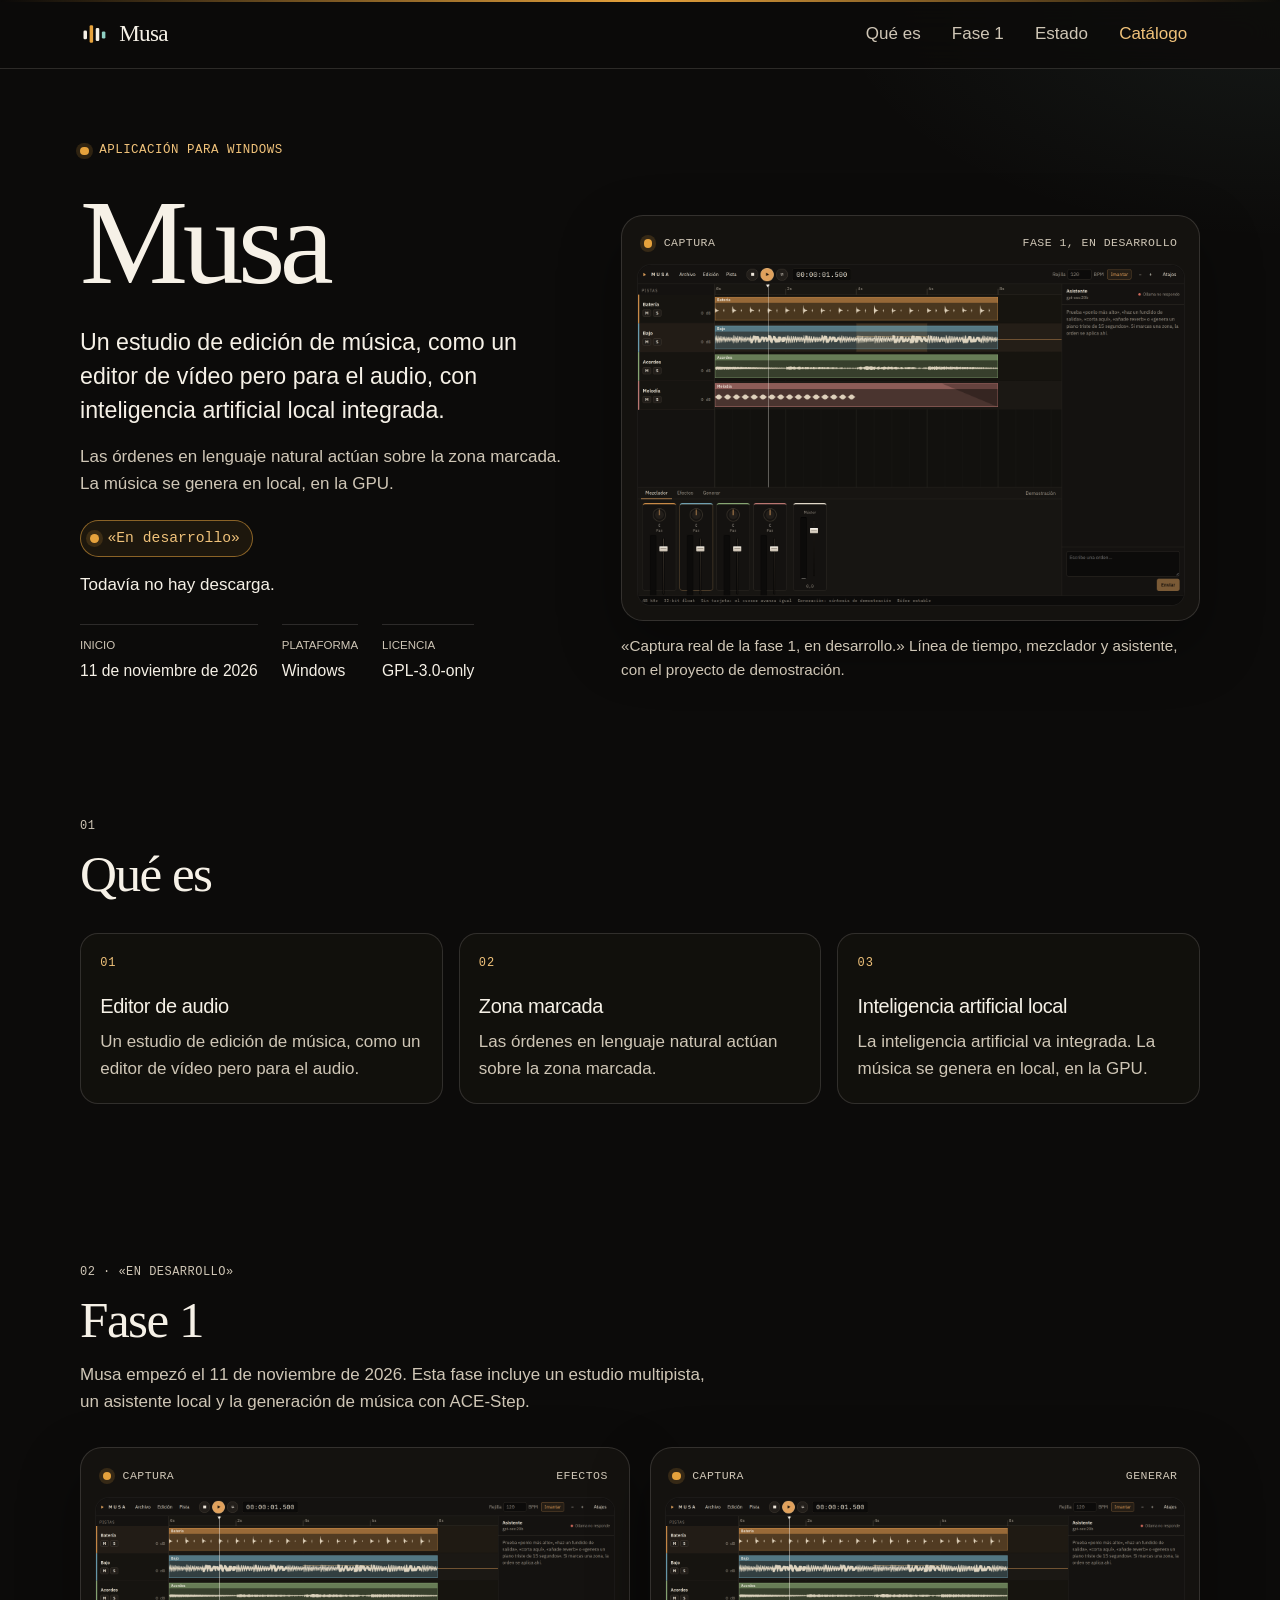
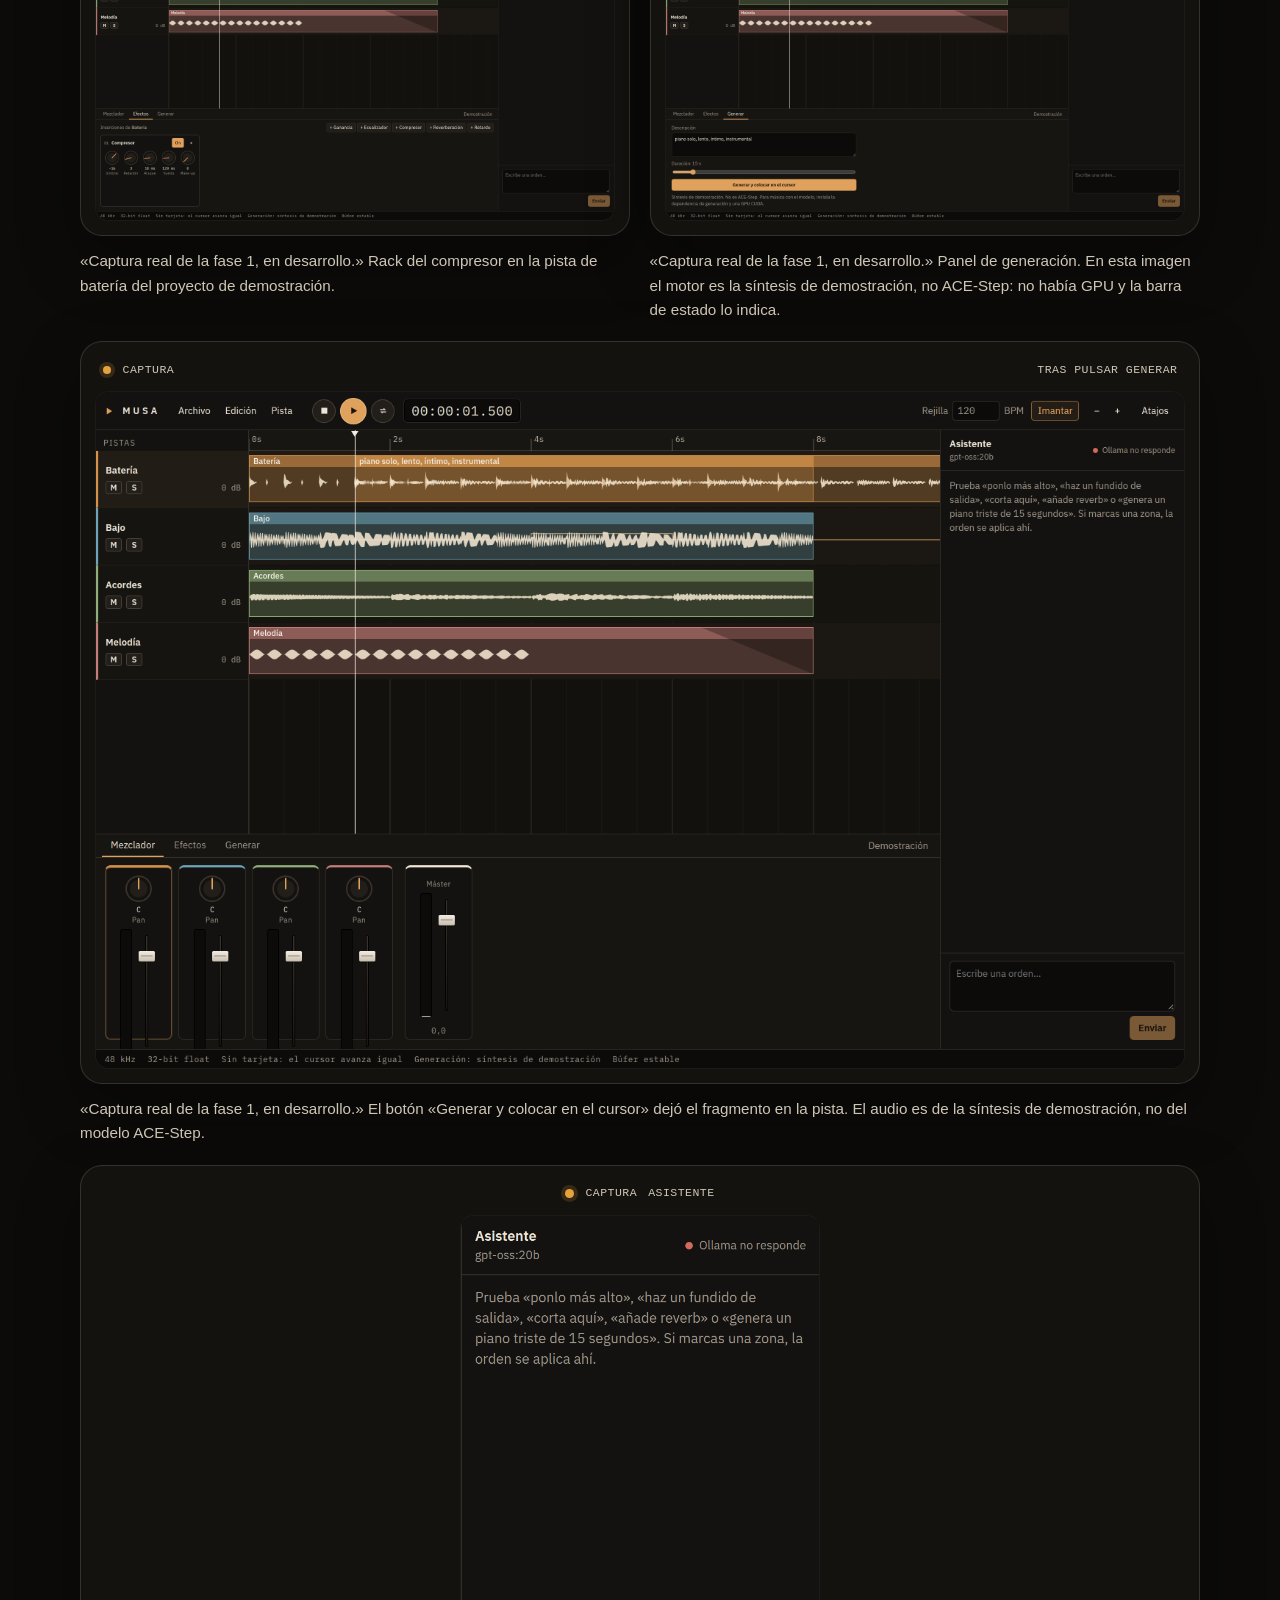
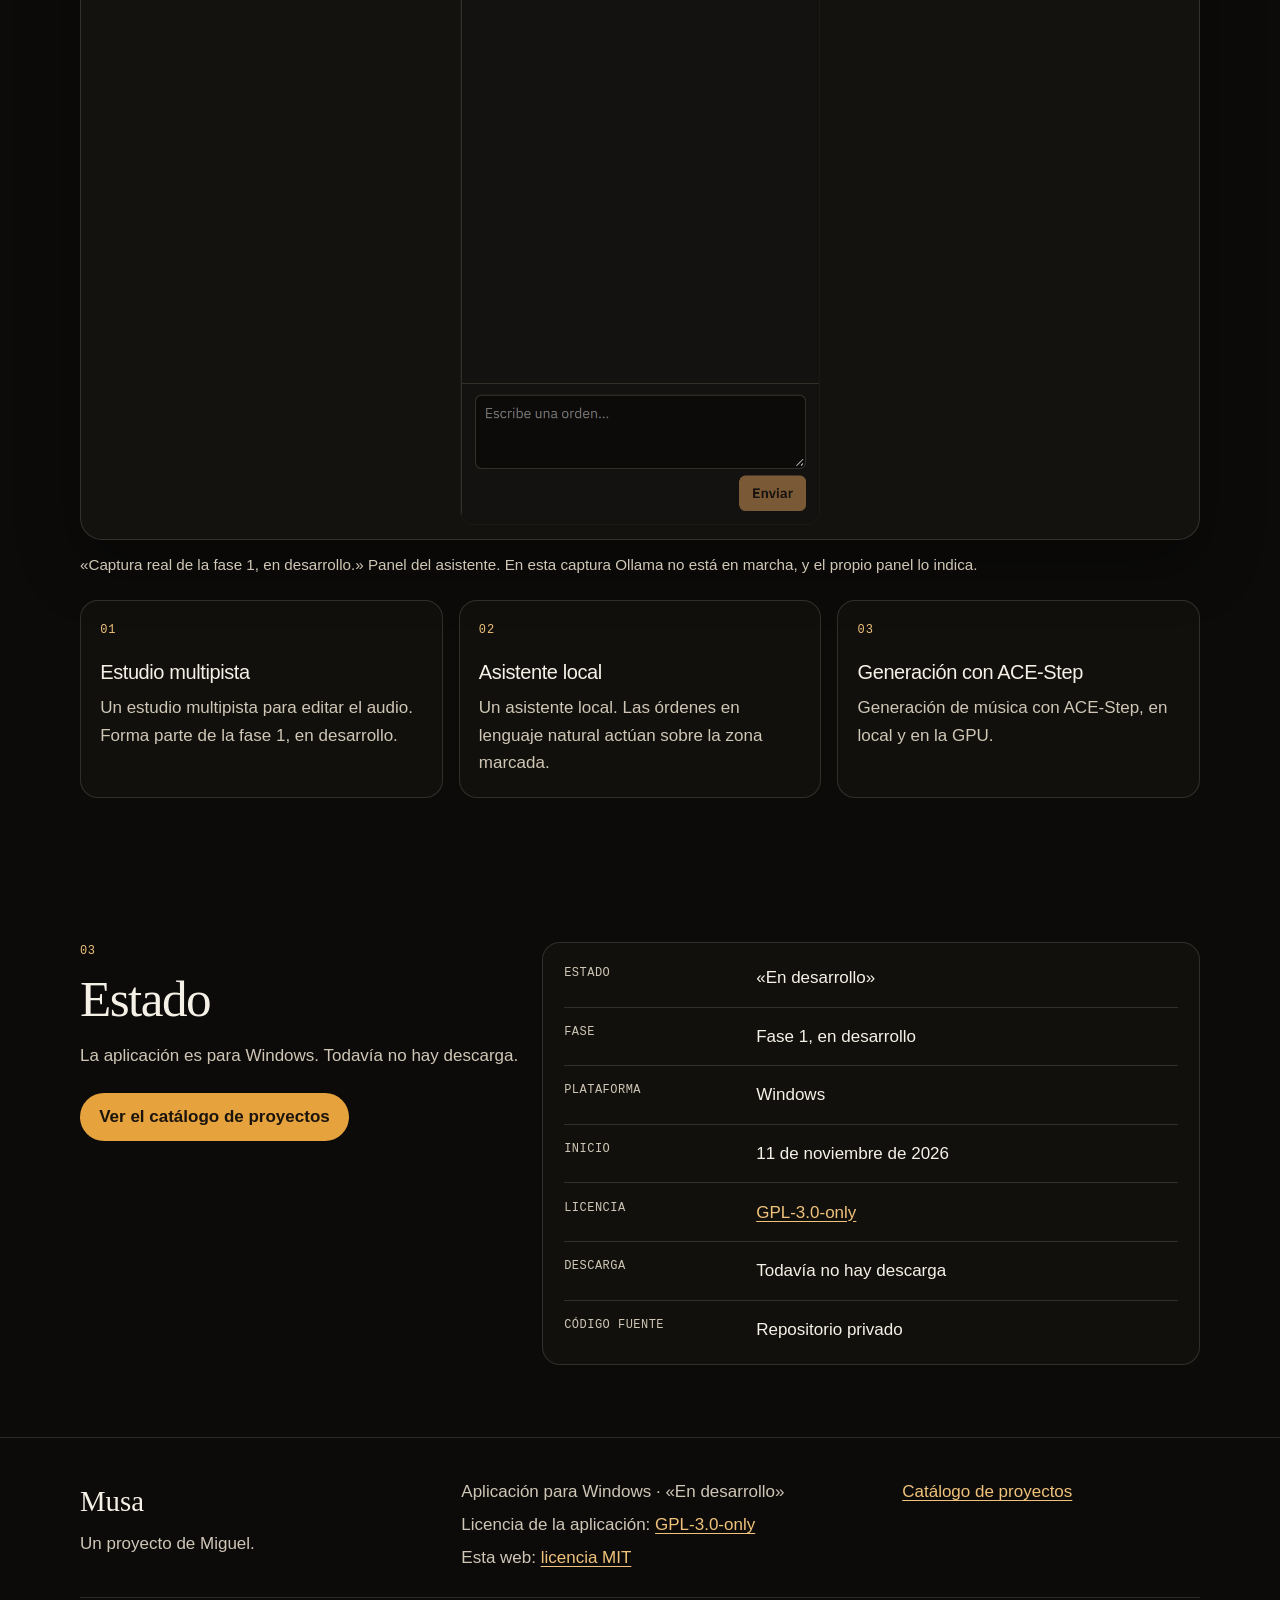
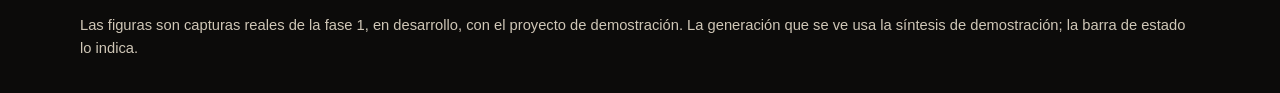
<file: index.html>
<!doctype html>
<html lang="es">
<head>
  <meta charset="utf-8">
  <meta name="viewport" content="width=device-width, initial-scale=1, viewport-fit=cover">
  <meta name="color-scheme" content="dark">
  <meta name="theme-color" content="#0c0b0a">
  <title>Musa — Estudio de música con IA local</title>
  <meta name="description" content="Musa es un estudio de edición de música para Windows, como un editor de vídeo pero para el audio, con inteligencia artificial local. En desarrollo: todavía no hay descarga.">
  <meta name="author" content="Miguel">
  <link rel="canonical" href="https://ardu01.github.io/musa-web/">
  <meta property="og:type" content="website">
  <meta property="og:locale" content="es_ES">
  <meta property="og:site_name" content="Musa">
  <meta property="og:title" content="Musa — Estudio de música con IA local">
  <meta property="og:description" content="Estudio de edición de música para Windows, como un editor de vídeo pero para el audio, con inteligencia artificial local. En desarrollo.">
  <meta property="og:url" content="https://ardu01.github.io/musa-web/">
  <meta property="og:image" content="https://ardu01.github.io/musa-web/og.png">
  <meta property="og:image:width" content="1200">
  <meta property="og:image:height" content="630">
  <meta property="og:image:alt" content="Tarjeta de Musa: estudio de música con inteligencia artificial local, en desarrollo. La forma de onda es una ilustración, no una captura.">
  <meta name="twitter:card" content="summary_large_image">
  <meta name="twitter:title" content="Musa — Estudio de música con IA local">
  <meta name="twitter:description" content="Estudio de edición de música para Windows con inteligencia artificial local. En desarrollo. Todavía no hay descarga.">
  <meta name="twitter:image" content="https://ardu01.github.io/musa-web/og.png">
  <meta name="twitter:image:alt" content="Tarjeta de Musa: estudio de música con inteligencia artificial local, en desarrollo. La forma de onda es una ilustración, no una captura.">
  <link rel="icon" href="favicon.svg" type="image/svg+xml">
  <link rel="icon" href="favicon-32.png" sizes="32x32" type="image/png">
  <link rel="apple-touch-icon" href="apple-touch-icon.png">
  <link rel="stylesheet" href="styles.css">
</head>
<body>
  <a class="skip" href="#contenido">Saltar al contenido</a>
  <header class="site-header" id="inicio">
    <div class="wrap bar">
      <a class="logo" href="#inicio">
        <svg width="28" height="28" viewBox="0 0 32 32" aria-hidden="true">
          <rect x="4" y="12" width="4" height="10" rx="1.4" fill="#f6f1e7"/>
          <rect x="11" y="6" width="4" height="20" rx="1.4" fill="#e6a23c"/>
          <rect x="18" y="9" width="4" height="15" rx="1.4" fill="#f6f1e7"/>
          <rect x="25" y="13" width="4" height="8" rx="1.4" fill="#8fd0c4"/>
        </svg>
        <span>Musa</span>
      </a>
      <button class="nav-toggle" type="button" aria-expanded="false" aria-controls="nav">Menú</button>
      <nav class="nav" id="nav" aria-label="Secciones">
        <a href="#que-es">Qué es</a>
        <a href="#fase">Fase 1</a>
        <a href="#estado">Estado</a>
        <a href="https://ardu01.github.io/proyectos/">Catálogo<span class="sr-only"> de proyectos</span></a>
      </nav>
    </div>
  </header>

  <main id="contenido">
    <section class="hero" aria-labelledby="titulo">
      <div class="wrap hero-grid">
        <div>
          <p class="kicker"><span class="led" aria-hidden="true"></span> Aplicación para Windows</p>
          <h1 id="titulo">Musa</h1>
          <p class="lede">Un estudio de edición de música, como un editor de vídeo pero para el audio, con inteligencia artificial local integrada.</p>
          <p class="support">Las órdenes en lenguaje natural actúan sobre la zona marcada. La música se genera en local, en la GPU.</p>
          <p class="badge"><span class="led" aria-hidden="true"></span>«En desarrollo»</p>
          <p class="nodownload">Todavía no hay descarga.</p>
          <dl class="facts">
            <div>
              <dt>Inicio</dt>
              <dd>11 de noviembre de 2026</dd>
            </div>
            <div>
              <dt>Plataforma</dt>
              <dd>Windows</dd>
            </div>
            <div>
              <dt>Licencia</dt>
              <dd>GPL-3.0-only</dd>
            </div>
          </dl>
        </div>

        <figure>
          <div class="bezel">
            <div class="bezel-top">
              <span class="led" aria-hidden="true"></span>
              <span>Captura</span>
              <span class="grow">Fase 1, en desarrollo</span>
            </div>
            <img class="shot" src="assets/musa-estudio.png" width="1480" height="920" alt="Captura real del estudio de Musa en la fase 1: línea de tiempo con batería, bajo, acordes y melodía, mezclador y panel del asistente. Proyecto de demostración.">
          </div>
          <figcaption>«Captura real de la fase 1, en desarrollo.» Línea de tiempo, mezclador y asistente, con el proyecto de demostración.</figcaption>
        </figure>
      </div>
    </section>

    <section class="section" id="que-es" aria-labelledby="que-es-titulo">
      <div class="wrap">
        <div class="section-head">
          <p class="eyebrow">01</p>
          <h2 id="que-es-titulo">Qué es</h2>
        </div>
        <ul class="cards">
          <li>
            <span class="num">01</span>
            <h3>Editor de audio</h3>
            <p>Un estudio de edición de música, como un editor de vídeo pero para el audio.</p>
          </li>
          <li>
            <span class="num">02</span>
            <h3>Zona marcada</h3>
            <p>Las órdenes en lenguaje natural actúan sobre la zona marcada.</p>
          </li>
          <li>
            <span class="num">03</span>
            <h3>Inteligencia artificial local</h3>
            <p>La inteligencia artificial va integrada. La música se genera en local, en la GPU.</p>
          </li>
        </ul>
      </div>
    </section>

    <section class="section" id="fase" aria-labelledby="fase-titulo">
      <div class="wrap">
        <div class="section-head">
          <p class="eyebrow">02 · «En desarrollo»</p>
          <h2 id="fase-titulo">Fase 1</h2>
          <p>Musa empezó el 11 de noviembre de 2026. Esta fase incluye un estudio multipista, un asistente local y la generación de música con ACE-Step.</p>
        </div>

        <div class="gallery">
          <figure>
            <div class="bezel">
              <div class="bezel-top">
                <span class="led" aria-hidden="true"></span>
                <span>Captura</span>
                <span class="grow">Efectos</span>
              </div>
              <img class="shot" src="assets/musa-efectos.png" width="1480" height="920" alt="Captura real del rack de efectos de Musa: compresor en la pista de batería, con umbral, relación, ataque y suelta.">
            </div>
            <figcaption>«Captura real de la fase 1, en desarrollo.» Rack del compresor en la pista de batería del proyecto de demostración.</figcaption>
          </figure>
          <figure>
            <div class="bezel">
              <div class="bezel-top">
                <span class="led" aria-hidden="true"></span>
                <span>Captura</span>
                <span class="grow">Generar</span>
              </div>
              <img class="shot" src="assets/musa-generar.png" width="1480" height="920" alt="Captura real del panel de generación de Musa. La barra de estado indica síntesis de demostración, no el modelo ACE-Step.">
            </div>
            <figcaption>«Captura real de la fase 1, en desarrollo.» Panel de generación. En esta imagen el motor es la síntesis de demostración, no ACE-Step: no había GPU y la barra de estado lo indica.</figcaption>
          </figure>
          <figure class="gallery-wide">
            <div class="bezel">
              <div class="bezel-top">
                <span class="led" aria-hidden="true"></span>
                <span>Captura</span>
                <span class="grow">Tras pulsar generar</span>
              </div>
              <img class="shot" src="assets/musa-generado.png" width="1480" height="920" alt="Captura real de Musa después de pulsar generar: el fragmento queda colocado en la pista de batería, en el cursor. La barra indica síntesis de demostración.">
            </div>
            <figcaption>«Captura real de la fase 1, en desarrollo.» El botón «Generar y colocar en el cursor» dejó el fragmento en la pista. El audio es de la síntesis de demostración, no del modelo ACE-Step.</figcaption>
          </figure>
          <figure class="gallery-aside">
            <div class="bezel">
              <div class="bezel-top">
                <span class="led" aria-hidden="true"></span>
                <span>Captura</span>
                <span class="grow">Asistente</span>
              </div>
              <img class="shot shot-aside" src="assets/musa-asistente.png" width="332" height="842" alt="Captura real del panel del asistente de Musa. Indica que Ollama no responde y muestra el cuadro para escribir una orden.">
            </div>
            <figcaption>«Captura real de la fase 1, en desarrollo.» Panel del asistente. En esta captura Ollama no está en marcha, y el propio panel lo indica.</figcaption>
          </figure>
        </div>


        <ul class="cards">
          <li>
            <span class="num">01</span>
            <h3>Estudio multipista</h3>
            <p>Un estudio multipista para editar el audio. Forma parte de la fase 1, en desarrollo.</p>
          </li>
          <li>
            <span class="num">02</span>
            <h3>Asistente local</h3>
            <p>Un asistente local. Las órdenes en lenguaje natural actúan sobre la zona marcada.</p>
          </li>
          <li>
            <span class="num">03</span>
            <h3>Generación con ACE-Step</h3>
            <p>Generación de música con ACE-Step, en local y en la GPU.</p>
          </li>
        </ul>
      </div>
    </section>

    <section class="section" id="estado" aria-labelledby="estado-titulo">
      <div class="wrap estado-grid">
        <div>
          <p class="eyebrow">03</p>
          <h2 id="estado-titulo">Estado</h2>
          <p class="support">La aplicación es para Windows. Todavía no hay descarga.</p>
          <div class="actions">
            <a class="btn" href="https://ardu01.github.io/proyectos/">Ver el catálogo de proyectos</a>
          </div>
        </div>
        <div class="plate">
          <dl class="meta">
            <div>
              <dt>Estado</dt>
              <dd>«En desarrollo»</dd>
            </div>
            <div>
              <dt>Fase</dt>
              <dd>Fase 1, en desarrollo</dd>
            </div>
            <div>
              <dt>Plataforma</dt>
              <dd>Windows</dd>
            </div>
            <div>
              <dt>Inicio</dt>
              <dd>11 de noviembre de 2026</dd>
            </div>
            <div>
              <dt>Licencia</dt>
              <dd><a href="https://www.gnu.org/licenses/gpl-3.0.html" target="_blank" rel="noopener">GPL-3.0-only<span class="sr-only"> (se abre en una pestaña nueva)</span></a></dd>
            </div>
            <div>
              <dt>Descarga</dt>
              <dd>Todavía no hay descarga</dd>
            </div>
            <div>
              <dt>Código fuente</dt>
              <dd>Repositorio privado</dd>
            </div>
          </dl>
        </div>
      </div>
    </section>
  </main>

  <footer class="site-footer">
    <div class="wrap footer-grid">
      <div>
        <p class="footer-name">Musa</p>
        <p>Un proyecto de Miguel.</p>
      </div>
      <div>
        <p>Aplicación para Windows · «En desarrollo»</p>
        <p>Licencia de la aplicación: <a href="https://www.gnu.org/licenses/gpl-3.0.html" target="_blank" rel="noopener">GPL-3.0-only<span class="sr-only"> (se abre en una pestaña nueva)</span></a></p>
        <p>Esta web: <a href="LICENSE">licencia MIT</a></p>
      </div>
      <div>
        <p><a href="https://ardu01.github.io/proyectos/">Catálogo de proyectos</a></p>
      </div>
    </div>
    <p class="fine">Las figuras son capturas reales de la fase 1, en desarrollo, con el proyecto de demostración. La generación que se ve usa la síntesis de demostración; la barra de estado lo indica.</p>
  </footer>
  <script src="site.js"></script>
</body>
</html>
</file>
<file: styles.css>
:root {
  --bg: #0c0b0a;
  --bg-raise: #14120f;
  --ink: #1a140c;
  --text: #f6f1e7;
  --muted: #cfc6b6;
  --line: rgba(246, 241, 231, 0.14);
  --amber: #e6a23c;
  --amber-2: #f0c27a;
  --teal: #8fd0c4;
  --rose: #d7a394;
  --sand: #d9d0c1;
  --screen: #090807;
  --shadow: 0 24px 60px rgba(0, 0, 0, 0.35);
  --serif: "Palatino Linotype", Palatino, "Iowan Old Style", "Noto Serif", "Liberation Serif", Georgia, serif;
  --sans: "Segoe UI", Inter, "Liberation Sans", "Noto Sans", sans-serif;
  --mono: "Cascadia Mono", "Segoe UI Mono", "Noto Sans Mono", ui-monospace, monospace;
  --wrap: 1120px;
  --header: 4.25rem;
}

*,
*::before,
*::after { box-sizing: border-box; }

html {
  scroll-behavior: smooth;
  scroll-padding-top: calc(var(--header) + 0.75rem);
  background: var(--bg);
  color-scheme: dark;
}

body {
  margin: 0;
  min-height: 100vh;
  display: flex;
  flex-direction: column;
  background:
    radial-gradient(1200px 520px at 8% -10%, rgba(230, 162, 60, 0.14), transparent 55%),
    radial-gradient(900px 480px at 100% 0%, rgba(143, 208, 196, 0.07), transparent 50%),
    var(--bg);
  color: var(--text);
  font-family: var(--sans);
  font-size: 1.0625rem;
  line-height: 1.6;
  text-rendering: optimizeLegibility;
}

body::before {
  content: "";
  position: fixed;
  inset: 0 auto auto 0;
  width: 100%;
  height: 2px;
  background: linear-gradient(90deg, transparent, var(--amber), transparent);
  z-index: 30;
  pointer-events: none;
}

main { flex: 1; }

img, svg { max-width: 100%; }

a { color: var(--amber-2); text-underline-offset: 0.18em; }

a:hover { color: var(--text); }

p, ul, ol, dl, figure { margin: 0; }

h1, h2, h3 { font-weight: 500; letter-spacing: -0.03em; line-height: 1.05; margin: 0; }

h1 {
  font-family: var(--serif);
  font-size: clamp(4.6rem, 12vw, 7.6rem);
  font-weight: 500;
  letter-spacing: -0.045em;
}

h2 {
  font-family: var(--serif);
  font-size: clamp(2.2rem, 4vw, 3.4rem);
  font-weight: 500;
}

h3 { font-size: 1.25rem; letter-spacing: -0.02em; }

:focus { outline: none; }

:focus-visible {
  outline: 3px solid var(--amber-2);
  outline-offset: 3px;
}

::selection { background: var(--amber); color: var(--ink); }

.skip {
  position: absolute;
  left: max(1rem, env(safe-area-inset-left));
  top: 0.6rem;
  transform: translateY(-160%);
  background: var(--amber);
  color: var(--ink);
  font-weight: 700;
  text-decoration: none;
  padding: 0.7rem 1rem;
  border-radius: 999px;
  z-index: 40;
}

.skip:focus { transform: none; }

.sr-only {
  position: absolute;
  width: 1px;
  height: 1px;
  padding: 0;
  margin: -1px;
  overflow: hidden;
  clip-path: inset(50%);
  white-space: nowrap;
  border: 0;
}

.wrap {
  width: min(var(--wrap), calc(100% - 2.5rem));
  margin-inline: auto;
}

.site-header {
  position: sticky;
  top: 0;
  z-index: 20;
  padding-top: env(safe-area-inset-top);
  background: rgba(12, 11, 10, 0.78);
  border-bottom: 1px solid var(--line);
  backdrop-filter: blur(16px);
}

.bar {
  min-height: var(--header);
  display: flex;
  align-items: center;
  gap: 1rem;
  position: relative;
}

.logo {
  display: inline-flex;
  align-items: center;
  gap: 0.7rem;
  color: var(--text);
  text-decoration: none;
  font-family: var(--serif);
  font-size: 1.45rem;
  letter-spacing: -0.03em;
  min-height: 44px;
}

.logo svg { display: block; }

.nav-toggle {
  display: none;
  margin-left: auto;
  min-height: 44px;
  min-width: 44px;
  padding: 0 0.9rem;
  border-radius: 999px;
  border: 1px solid var(--line);
  background: transparent;
  color: var(--text);
  font: inherit;
  cursor: pointer;
}

.nav {
  margin-left: auto;
  display: flex;
  align-items: center;
  gap: 0.35rem;
}

.nav a {
  color: var(--muted);
  text-decoration: none;
  min-height: 44px;
  display: inline-flex;
  align-items: center;
  padding: 0 0.8rem;
  border-radius: 999px;
}

.nav a:hover { color: var(--text); background: rgba(246, 241, 231, 0.05); }

.nav a[href^="http"] { color: var(--amber-2); }

.hero { padding: 4.5rem 0 3rem; }

.hero-grid {
  display: grid;
  grid-template-columns: minmax(0, 0.92fr) minmax(0, 1.08fr);
  gap: 3rem;
  align-items: end;
}

.kicker, .eyebrow, .bezel-top, .meta dt {
  font-family: var(--mono);
  letter-spacing: 0.04em;
}

.kicker {
  display: flex;
  align-items: center;
  gap: 0.65rem;
  color: var(--amber-2);
  font-size: 0.78rem;
  text-transform: uppercase;
  margin-bottom: 1.1rem;
}

.lede {
  margin-top: 1.25rem;
  font-size: clamp(1.2rem, 2vw, 1.45rem);
  line-height: 1.45;
  max-width: 36rem;
}

.support {
  margin-top: 1rem;
  color: var(--muted);
  max-width: 36rem;
}

.badge {
  display: inline-flex;
  align-items: center;
  gap: 0.55rem;
  margin-top: 1.4rem;
  padding: 0.35rem 0.75rem 0.35rem 0.55rem;
  border: 1px solid rgba(230, 162, 60, 0.55);
  border-radius: 999px;
  color: var(--amber-2);
  background: rgba(230, 162, 60, 0.08);
  font-family: var(--mono);
  font-size: 0.92rem;
}

.led {
  width: 0.55rem;
  height: 0.55rem;
  border-radius: 50%;
  background: var(--amber);
  box-shadow: 0 0 0 4px rgba(230, 162, 60, 0.16);
  flex: none;
}

.nodownload {
  margin-top: 0.9rem;
  color: var(--text);
}

.facts {
  margin-top: 1.6rem;
  display: flex;
  flex-wrap: wrap;
  gap: 0.9rem 1.5rem;
  max-width: 38rem;
  padding: 0;
}

.facts div {
  border-top: 1px solid var(--line);
  padding-top: 0.7rem;
  min-width: max-content;
}

.facts dt {
  color: var(--muted);
  font-size: 0.72rem;
  text-transform: uppercase;
}

.facts dd { margin: 0.2rem 0 0; font-size: 0.98rem; }

.bezel {
  background: var(--bg-raise);
  border: 1px solid var(--line);
  border-radius: 22px;
  padding: 0.9rem;
  box-shadow: var(--shadow);
}

.bezel-top {
  display: flex;
  align-items: center;
  gap: 0.7rem;
  padding: 0.25rem 0.45rem 0.75rem;
  color: var(--muted);
  font-size: 0.72rem;
  text-transform: uppercase;
}

.bezel-top .grow { margin-left: auto; }

.shot {
  display: block;
  width: 100%;
  height: auto;
  border-radius: 14px;
  background: var(--screen);
  border: 1px solid rgba(246, 241, 231, 0.08);
}

.shot-aside {
  width: min(100%, 360px);
  margin-inline: auto;
}

.gallery {
  display: grid;
  grid-template-columns: 1fr 1fr;
  gap: 1.2rem;
  margin: 0 0 1.4rem;
  align-items: start;
}

.gallery-wide,
.gallery-aside { grid-column: 1 / -1; }

.gallery-aside .bezel { display: flex; flex-direction: column; align-items: center; }

.gallery figcaption { max-width: none; }

figcaption {
  margin-top: 0.8rem;
  color: var(--muted);
  font-size: 0.95rem;
  max-width: 46rem;
}

.section { padding: 4.5rem 0; }

.section-head { max-width: 40rem; margin-bottom: 2rem; }

.eyebrow {
  color: var(--amber-2);
  font-size: 0.75rem;
  text-transform: uppercase;
  margin-bottom: 0.7rem;
}

.section-head p { margin-top: 0.9rem; color: var(--muted); }

.cards {
  list-style: none;
  padding: 0;
  display: grid;
  grid-template-columns: repeat(3, minmax(0, 1fr));
  gap: 1rem;
}

.cards li, .plate {
  background: rgba(20, 18, 15, 0.72);
  border: 1px solid var(--line);
  border-radius: 18px;
  padding: 1.25rem 1.2rem 1.3rem;
}

.num {
  display: block;
  color: var(--amber-2);
  font-family: var(--mono);
  font-size: 0.75rem;
  letter-spacing: 0.08em;
  margin-bottom: 1.4rem;
}

.cards p { margin-top: 0.7rem; color: var(--muted); }

.estado-grid {
  display: grid;
  grid-template-columns: minmax(0, 0.8fr) minmax(0, 1.2fr);
  gap: 1.5rem;
  align-items: start;
}

.plate { padding: 0.4rem 1.3rem; }

.meta { margin: 0; }

.meta div {
  display: grid;
  grid-template-columns: 11rem 1fr;
  gap: 1rem;
  padding: 0.95rem 0;
  border-bottom: 1px solid var(--line);
}

.meta div:last-child { border-bottom: 0; }

.meta dt { color: var(--muted); font-size: 0.75rem; text-transform: uppercase; }

.meta dd { margin: 0; }

.actions { margin-top: 1.5rem; display: flex; flex-wrap: wrap; gap: 0.8rem; align-items: center; }

.btn {
  display: inline-flex;
  align-items: center;
  justify-content: center;
  min-height: 48px;
  padding: 0 1.2rem;
  border-radius: 999px;
  background: var(--amber);
  color: var(--ink);
  text-decoration: none;
  font-weight: 700;
}

.btn:hover { background: var(--amber-2); color: var(--ink); }

.site-footer {
  border-top: 1px solid var(--line);
  padding: 2.5rem 0 calc(2rem + env(safe-area-inset-bottom));
  color: var(--muted);
}

.footer-grid {
  display: grid;
  grid-template-columns: 1.2fr 1.4fr 1fr;
  gap: 1.5rem;
}

.footer-name {
  font-family: var(--serif);
  color: var(--text);
  font-size: 1.8rem;
  margin-bottom: 0.35rem;
}

.site-footer p + p { margin-top: 0.35rem; }

.fine {
  width: min(var(--wrap), calc(100% - 2.5rem));
  margin: 1.6rem auto 0;
  padding-top: 1rem;
  border-top: 1px solid var(--line);
  font-size: 0.92rem;
}

.missing {
  padding: 6rem 0 4rem;
  max-width: 36rem;
}

.missing p { margin-top: 1rem; color: var(--muted); }

.missing .btn { margin-top: 1.5rem; }

@media (max-width: 900px) {
  .hero-grid,
  .cards,
  .gallery,
  .estado-grid,
  .footer-grid { grid-template-columns: 1fr; }
  .hero { padding-top: 3rem; }
}

@media (max-width: 760px) {
  .js .nav-toggle { display: inline-flex; }
  .js .nav {
    display: none;
    position: absolute;
    top: calc(100% + 0.4rem);
    left: 0;
    right: 0;
    margin: 0;
    padding: 0.4rem;
    flex-direction: column;
    align-items: stretch;
    background: #16130f;
    border: 1px solid var(--line);
    border-radius: 16px;
  }
  .js .nav.is-open { display: flex; z-index: 6; box-shadow: var(--shadow); }
  .nav a { width: 100%; }
  .wrap { width: min(var(--wrap), calc(100% - 1.5rem)); }
  .meta div { grid-template-columns: 1fr; gap: 0.2rem; }
}

@media (max-width: 560px) {
  .facts { flex-direction: column; gap: 0.85rem; }
}

@media (prefers-reduced-motion: reduce) {
  html { scroll-behavior: auto; }
  .led { animation: none; }
}

@media (prefers-reduced-motion: no-preference) {
  .led { animation: pulse 2.6s ease-in-out infinite; }
}

@keyframes pulse {
  50% { opacity: 0.4; }
}

@media (forced-colors: active) {
  :focus-visible { outline: 3px solid Highlight; }
  .badge, .btn, .bezel, .cards li, .plate { border: 1px solid ButtonText; }
  .btn { forced-color-adjust: none; }
}

@media print {
  body { background: #fff; color: #111; }
  body::before, .nav-toggle, .led { display: none; }
  .site-header { position: static; background: #fff; }
  a { color: #111; }
  .bezel, .cards li, .plate { box-shadow: none; }
}
</file>
